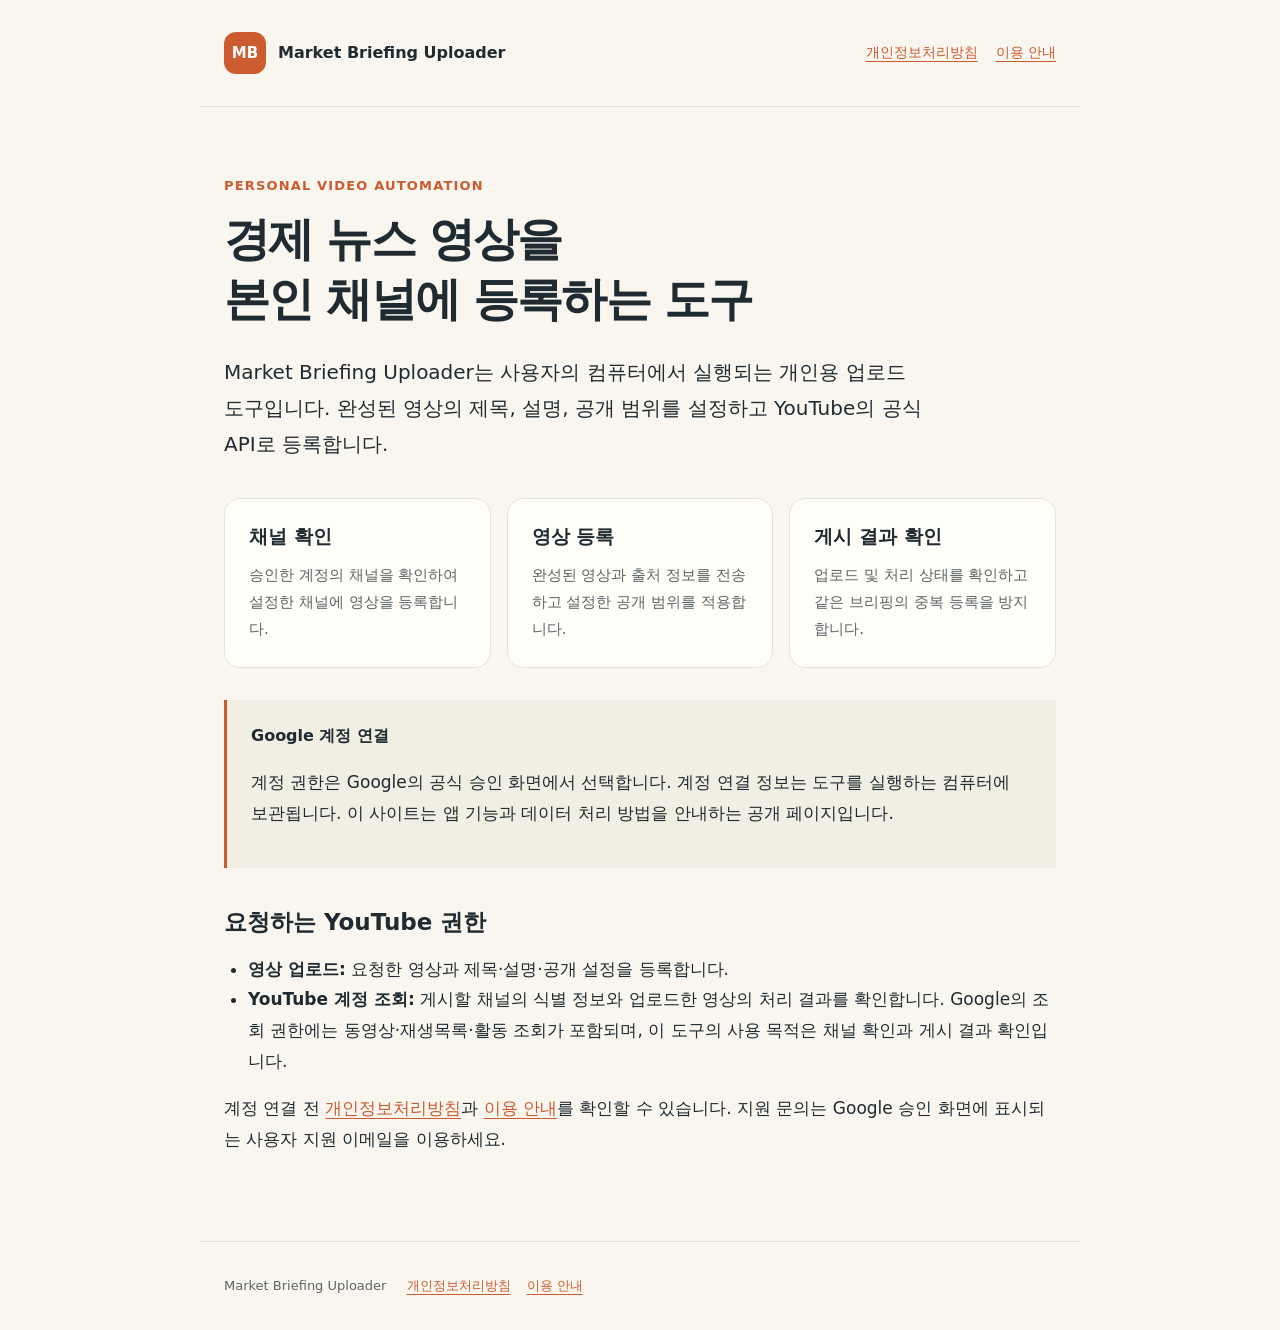
<file: index.html>
<!doctype html>
<html lang="ko">
<head><meta charset="utf-8"><meta name="viewport" content="width=device-width,initial-scale=1"><title>Market Briefing Uploader</title><meta name="description" content="경제 뉴스 영상을 본인 YouTube 채널에 등록하는 개인용 로컬 업로드 도구 안내."><link rel="stylesheet" href="style.css"></head>
<body>
<header><a class="brand" href="index.html"><span class="mark">MB</span>Market Briefing Uploader</a><nav aria-label="안내"><a href="privacy.html">개인정보처리방침</a><a href="terms.html">이용 안내</a></nav></header>
<main>
<p class="eyebrow">PERSONAL VIDEO AUTOMATION</p>
<h1>경제 뉴스 영상을<br>본인 채널에 등록하는 도구</h1>
<p class="lead">Market Briefing Uploader는 사용자의 컴퓨터에서 실행되는 개인용 업로드 도구입니다. 완성된 영상의 제목, 설명, 공개 범위를 설정하고 YouTube의 공식 API로 등록합니다.</p>
<div class="cards">
<section class="card"><h2>채널 확인</h2><p>승인한 계정의 채널을 확인하여 설정한 채널에 영상을 등록합니다.</p></section>
<section class="card"><h2>영상 등록</h2><p>완성된 영상과 출처 정보를 전송하고 설정한 공개 범위를 적용합니다.</p></section>
<section class="card"><h2>게시 결과 확인</h2><p>업로드 및 처리 상태를 확인하고 같은 브리핑의 중복 등록을 방지합니다.</p></section>
</div>
<div class="note"><strong>Google 계정 연결</strong><p>계정 권한은 Google의 공식 승인 화면에서 선택합니다. 계정 연결 정보는 도구를 실행하는 컴퓨터에 보관됩니다. 이 사이트는 앱 기능과 데이터 처리 방법을 안내하는 공개 페이지입니다.</p></div>
<h2>요청하는 YouTube 권한</h2>
<ul><li><strong>영상 업로드:</strong> 요청한 영상과 제목·설명·공개 설정을 등록합니다.</li><li><strong>YouTube 계정 조회:</strong> 게시할 채널의 식별 정보와 업로드한 영상의 처리 결과를 확인합니다. Google의 조회 권한에는 동영상·재생목록·활동 조회가 포함되며, 이 도구의 사용 목적은 채널 확인과 게시 결과 확인입니다.</li></ul>
<p>계정 연결 전 <a href="privacy.html">개인정보처리방침</a>과 <a href="terms.html">이용 안내</a>를 확인할 수 있습니다. 지원 문의는 Google 승인 화면에 표시되는 사용자 지원 이메일을 이용하세요.</p>
</main>
<footer>Market Briefing Uploader <a href="privacy.html">개인정보처리방침</a><a href="terms.html">이용 안내</a></footer>
</body></html>
</file>
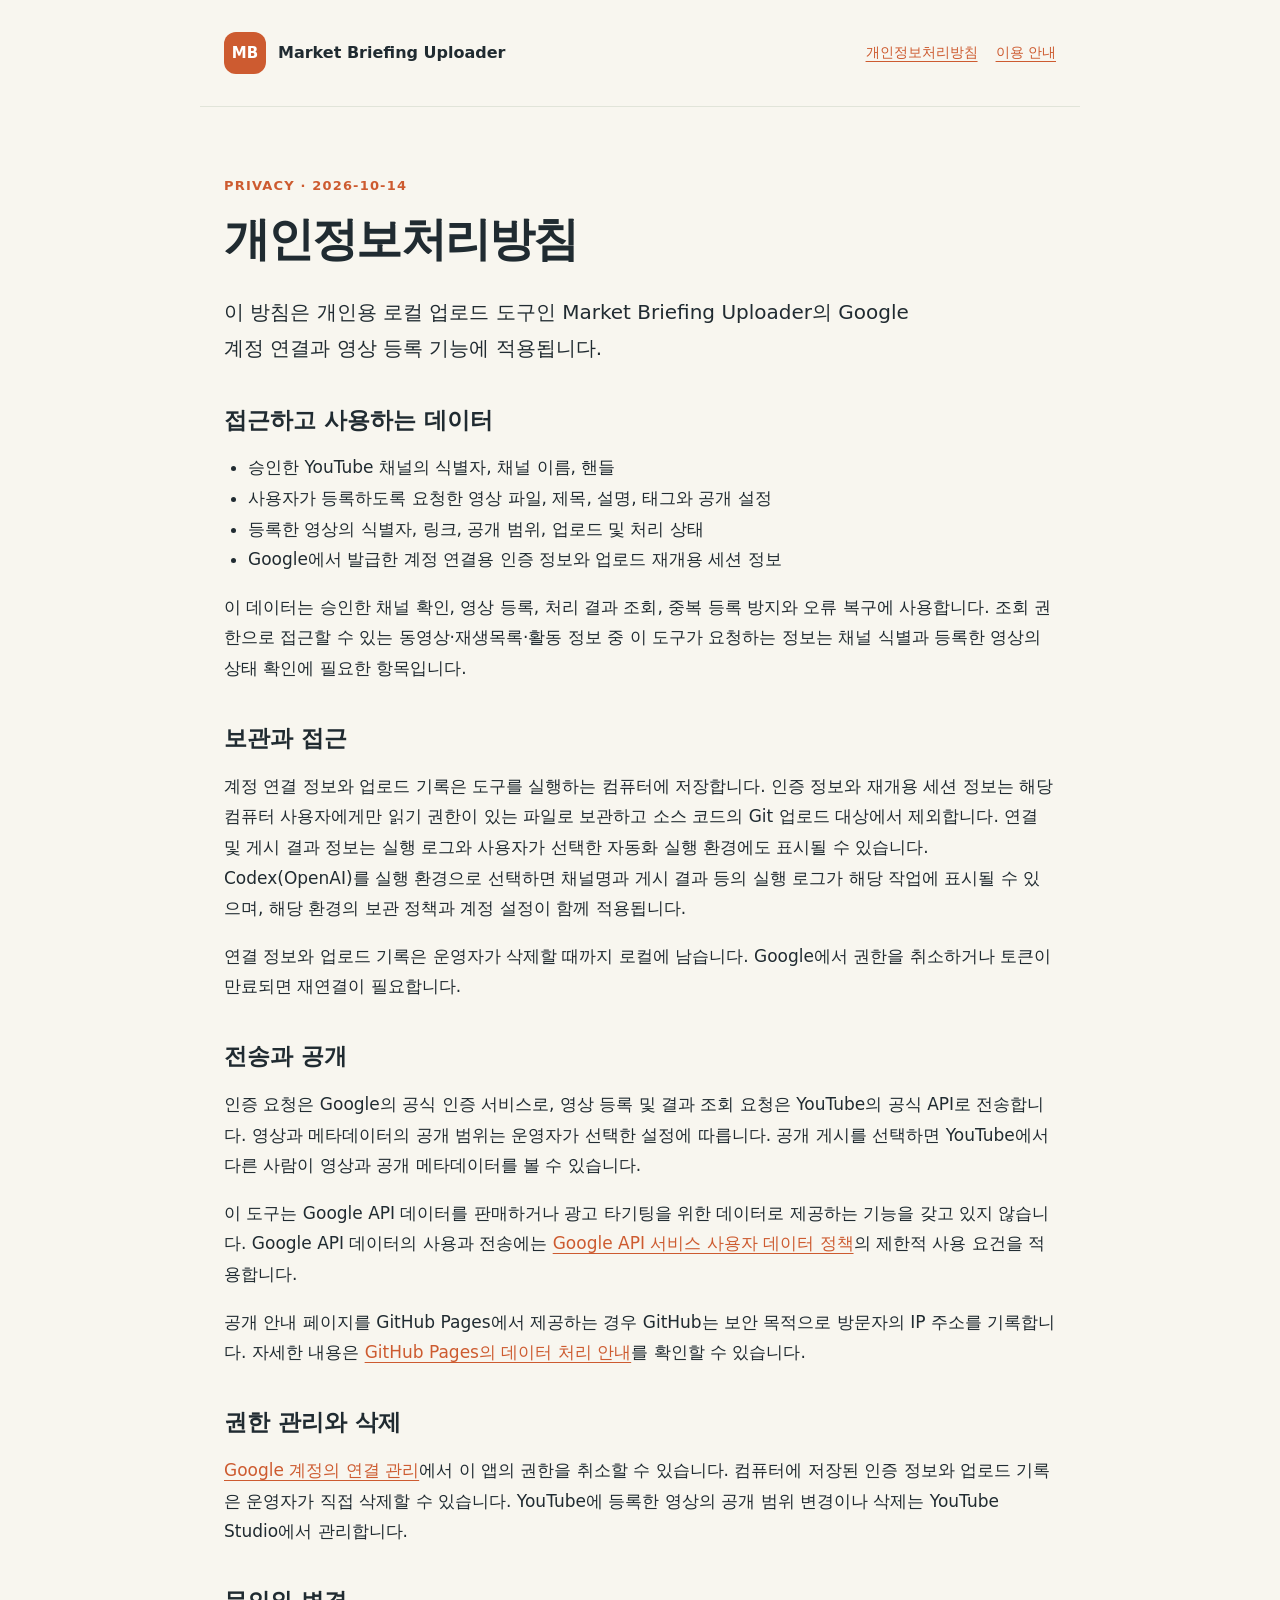
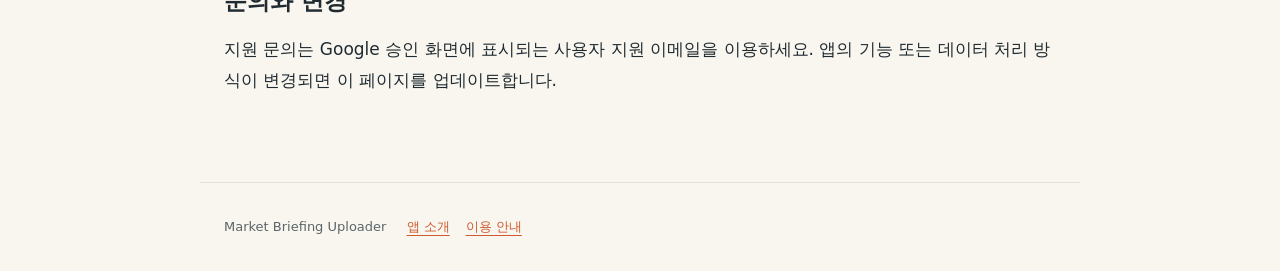
<file: privacy.html>
<!doctype html>
<html lang="ko">
<head><meta charset="utf-8"><meta name="viewport" content="width=device-width,initial-scale=1"><title>개인정보처리방침 | Market Briefing Uploader</title><link rel="stylesheet" href="style.css"></head>
<body>
<header><a class="brand" href="index.html"><span class="mark">MB</span>Market Briefing Uploader</a><nav aria-label="안내"><a href="privacy.html">개인정보처리방침</a><a href="terms.html">이용 안내</a></nav></header>
<main>
<p class="eyebrow">PRIVACY · 2026-10-14</p><h1>개인정보처리방침</h1>
<p class="lead">이 방침은 개인용 로컬 업로드 도구인 Market Briefing Uploader의 Google 계정 연결과 영상 등록 기능에 적용됩니다.</p>
<h2>접근하고 사용하는 데이터</h2>
<ul><li>승인한 YouTube 채널의 식별자, 채널 이름, 핸들</li><li>사용자가 등록하도록 요청한 영상 파일, 제목, 설명, 태그와 공개 설정</li><li>등록한 영상의 식별자, 링크, 공개 범위, 업로드 및 처리 상태</li><li>Google에서 발급한 계정 연결용 인증 정보와 업로드 재개용 세션 정보</li></ul>
<p>이 데이터는 승인한 채널 확인, 영상 등록, 처리 결과 조회, 중복 등록 방지와 오류 복구에 사용합니다. 조회 권한으로 접근할 수 있는 동영상·재생목록·활동 정보 중 이 도구가 요청하는 정보는 채널 식별과 등록한 영상의 상태 확인에 필요한 항목입니다.</p>
<h2>보관과 접근</h2>
<p>계정 연결 정보와 업로드 기록은 도구를 실행하는 컴퓨터에 저장합니다. 인증 정보와 재개용 세션 정보는 해당 컴퓨터 사용자에게만 읽기 권한이 있는 파일로 보관하고 소스 코드의 Git 업로드 대상에서 제외합니다. 연결 및 게시 결과 정보는 실행 로그와 사용자가 선택한 자동화 실행 환경에도 표시될 수 있습니다. Codex(OpenAI)를 실행 환경으로 선택하면 채널명과 게시 결과 등의 실행 로그가 해당 작업에 표시될 수 있으며, 해당 환경의 보관 정책과 계정 설정이 함께 적용됩니다.</p>
<p>연결 정보와 업로드 기록은 운영자가 삭제할 때까지 로컬에 남습니다. Google에서 권한을 취소하거나 토큰이 만료되면 재연결이 필요합니다.</p>
<h2>전송과 공개</h2>
<p>인증 요청은 Google의 공식 인증 서비스로, 영상 등록 및 결과 조회 요청은 YouTube의 공식 API로 전송합니다. 영상과 메타데이터의 공개 범위는 운영자가 선택한 설정에 따릅니다. 공개 게시를 선택하면 YouTube에서 다른 사람이 영상과 공개 메타데이터를 볼 수 있습니다.</p>
<p>이 도구는 Google API 데이터를 판매하거나 광고 타기팅을 위한 데이터로 제공하는 기능을 갖고 있지 않습니다. Google API 데이터의 사용과 전송에는 <a href="https://developers.google.com/terms/api-services-user-data-policy">Google API 서비스 사용자 데이터 정책</a>의 제한적 사용 요건을 적용합니다.</p>
<p>공개 안내 페이지를 GitHub Pages에서 제공하는 경우 GitHub는 보안 목적으로 방문자의 IP 주소를 기록합니다. 자세한 내용은 <a href="https://docs.github.com/en/pages/getting-started-with-github-pages/what-is-github-pages#data-collection">GitHub Pages의 데이터 처리 안내</a>를 확인할 수 있습니다.</p>
<h2>권한 관리와 삭제</h2>
<p><a href="https://myaccount.google.com/connections">Google 계정의 연결 관리</a>에서 이 앱의 권한을 취소할 수 있습니다. 컴퓨터에 저장된 인증 정보와 업로드 기록은 운영자가 직접 삭제할 수 있습니다. YouTube에 등록한 영상의 공개 범위 변경이나 삭제는 YouTube Studio에서 관리합니다.</p>
<h2>문의와 변경</h2>
<p>지원 문의는 Google 승인 화면에 표시되는 사용자 지원 이메일을 이용하세요. 앱의 기능 또는 데이터 처리 방식이 변경되면 이 페이지를 업데이트합니다.</p>
</main>
<footer>Market Briefing Uploader <a href="index.html">앱 소개</a><a href="terms.html">이용 안내</a></footer>
</body></html>
</file>
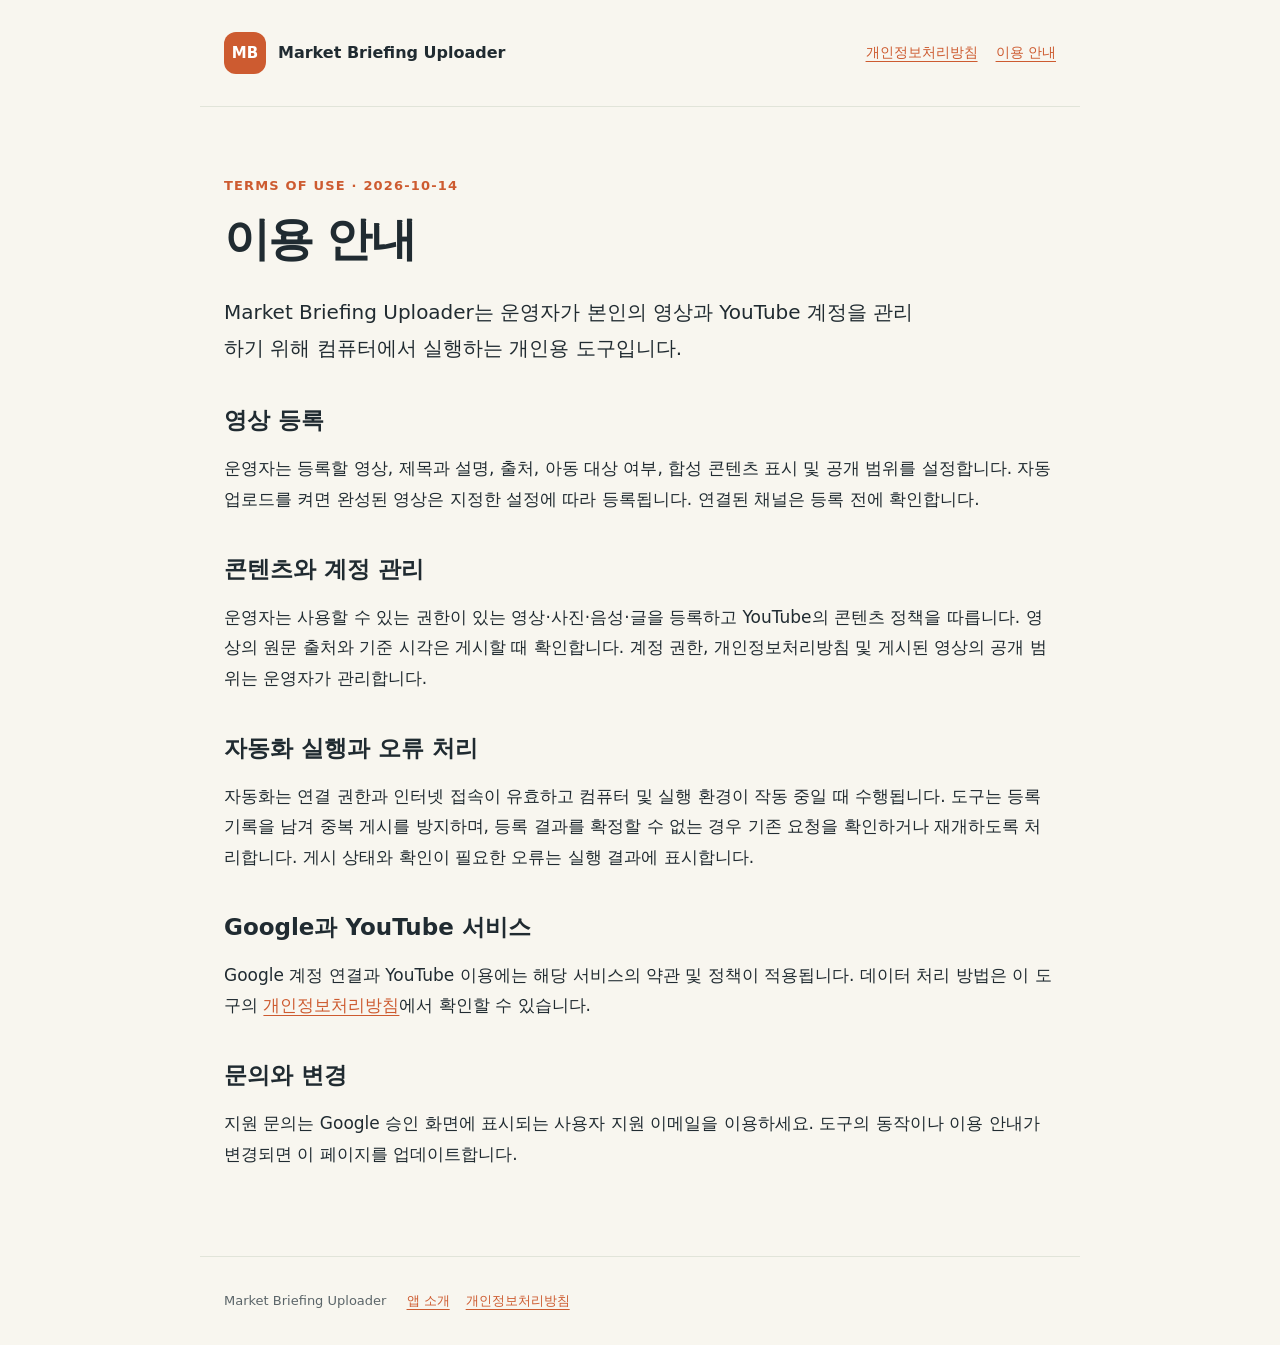
<file: terms.html>
<!doctype html>
<html lang="ko">
<head><meta charset="utf-8"><meta name="viewport" content="width=device-width,initial-scale=1"><title>이용 안내 | Market Briefing Uploader</title><link rel="stylesheet" href="style.css"></head>
<body>
<header><a class="brand" href="index.html"><span class="mark">MB</span>Market Briefing Uploader</a><nav aria-label="안내"><a href="privacy.html">개인정보처리방침</a><a href="terms.html">이용 안내</a></nav></header>
<main>
<p class="eyebrow">TERMS OF USE · 2026-10-14</p><h1>이용 안내</h1>
<p class="lead">Market Briefing Uploader는 운영자가 본인의 영상과 YouTube 계정을 관리하기 위해 컴퓨터에서 실행하는 개인용 도구입니다.</p>
<h2>영상 등록</h2>
<p>운영자는 등록할 영상, 제목과 설명, 출처, 아동 대상 여부, 합성 콘텐츠 표시 및 공개 범위를 설정합니다. 자동 업로드를 켜면 완성된 영상은 지정한 설정에 따라 등록됩니다. 연결된 채널은 등록 전에 확인합니다.</p>
<h2>콘텐츠와 계정 관리</h2>
<p>운영자는 사용할 수 있는 권한이 있는 영상·사진·음성·글을 등록하고 YouTube의 콘텐츠 정책을 따릅니다. 영상의 원문 출처와 기준 시각은 게시할 때 확인합니다. 계정 권한, 개인정보처리방침 및 게시된 영상의 공개 범위는 운영자가 관리합니다.</p>
<h2>자동화 실행과 오류 처리</h2>
<p>자동화는 연결 권한과 인터넷 접속이 유효하고 컴퓨터 및 실행 환경이 작동 중일 때 수행됩니다. 도구는 등록 기록을 남겨 중복 게시를 방지하며, 등록 결과를 확정할 수 없는 경우 기존 요청을 확인하거나 재개하도록 처리합니다. 게시 상태와 확인이 필요한 오류는 실행 결과에 표시합니다.</p>
<h2>Google과 YouTube 서비스</h2>
<p>Google 계정 연결과 YouTube 이용에는 해당 서비스의 약관 및 정책이 적용됩니다. 데이터 처리 방법은 이 도구의 <a href="privacy.html">개인정보처리방침</a>에서 확인할 수 있습니다.</p>
<h2>문의와 변경</h2>
<p>지원 문의는 Google 승인 화면에 표시되는 사용자 지원 이메일을 이용하세요. 도구의 동작이나 이용 안내가 변경되면 이 페이지를 업데이트합니다.</p>
</main>
<footer>Market Briefing Uploader <a href="index.html">앱 소개</a><a href="privacy.html">개인정보처리방침</a></footer>
</body></html>
</file>
<file: style.css>
:root{color-scheme:light;--ink:#202b31;--muted:#5b6569;--paper:#f8f6ef;--line:#e1e4d9;--accent:#cd5b30}*{box-sizing:border-box}body{margin:0;background:var(--paper);color:var(--ink);font-family:system-ui,-apple-system,"Noto Sans KR",sans-serif;line-height:1.8}a{color:var(--accent);text-underline-offset:4px}header,main,footer{max-width:880px;margin:auto;padding:32px 24px}header{display:flex;align-items:center;justify-content:space-between;gap:20px;border-bottom:1px solid var(--line)}.brand{font-weight:750;text-decoration:none;color:var(--ink);display:flex;align-items:center;gap:12px}.mark{background:var(--accent);color:white;border-radius:12px;width:42px;height:42px;display:grid;place-items:center;font-size:15px}nav{display:flex;gap:18px;font-size:14px}main{padding-top:54px;padding-bottom:70px}h1{font-size:clamp(30px,5vw,46px);line-height:1.3;letter-spacing:-.04em;margin:12px 0 24px}h2{font-size:23px;line-height:1.4;margin:38px 0 12px}p,li{font-size:17px}.eyebrow{font-size:13px;letter-spacing:.09em;color:var(--accent);font-weight:700}.lead{font-size:20px;max-width:700px}.muted{color:var(--muted)}.cards{display:grid;grid-template-columns:repeat(3,1fr);gap:16px;margin-top:36px}.card{background:#fffdf8;border:1px solid var(--line);border-radius:16px;padding:24px}.card h2{margin:0 0 12px;font-size:19px}.card p{font-size:15px;margin:0;color:var(--muted)}.note{padding:22px 24px;border-left:3px solid var(--accent);background:#f1eee3;margin:32px 0}footer{border-top:1px solid var(--line);font-size:13px;color:var(--muted)}footer a{margin-left:16px}ul{padding-left:24px}@media(max-width:640px){header{align-items:flex-start;flex-direction:column}.cards{grid-template-columns:1fr}main{padding-top:32px}nav{gap:16px}}
</file>
